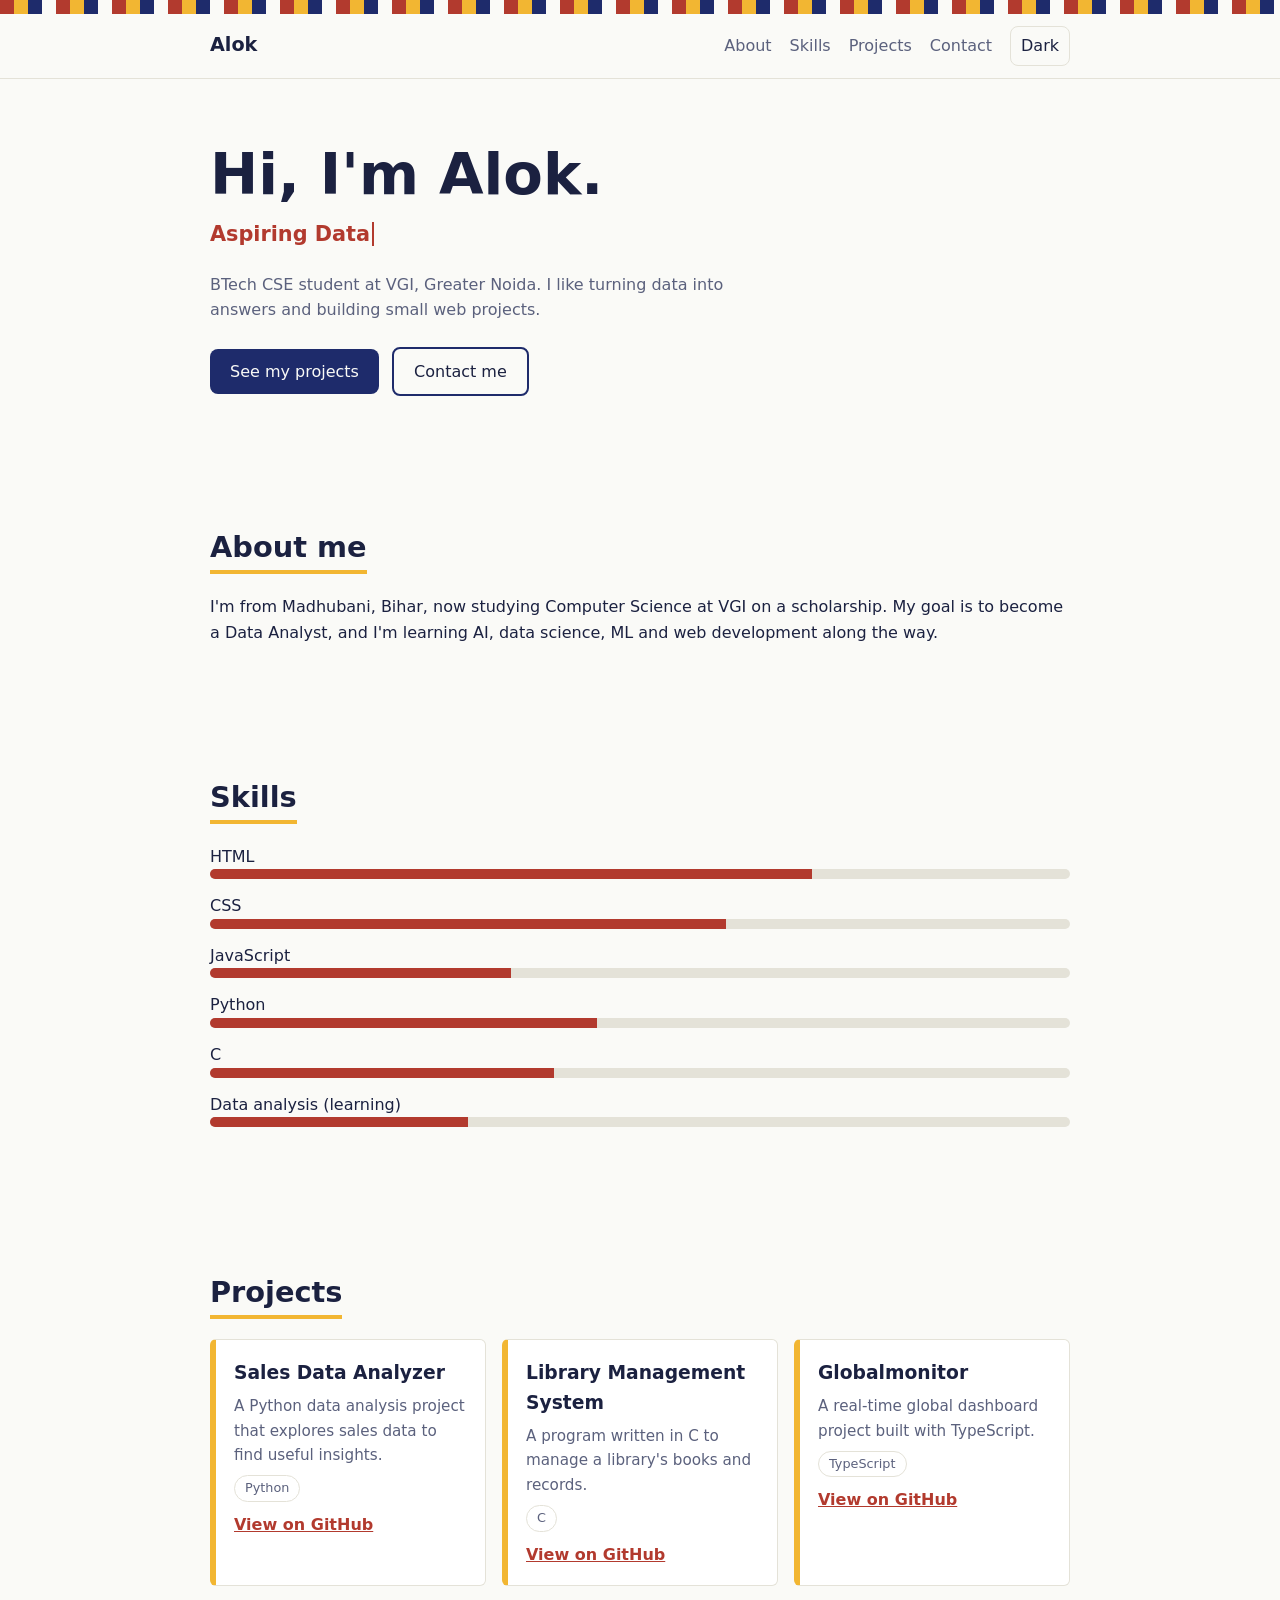
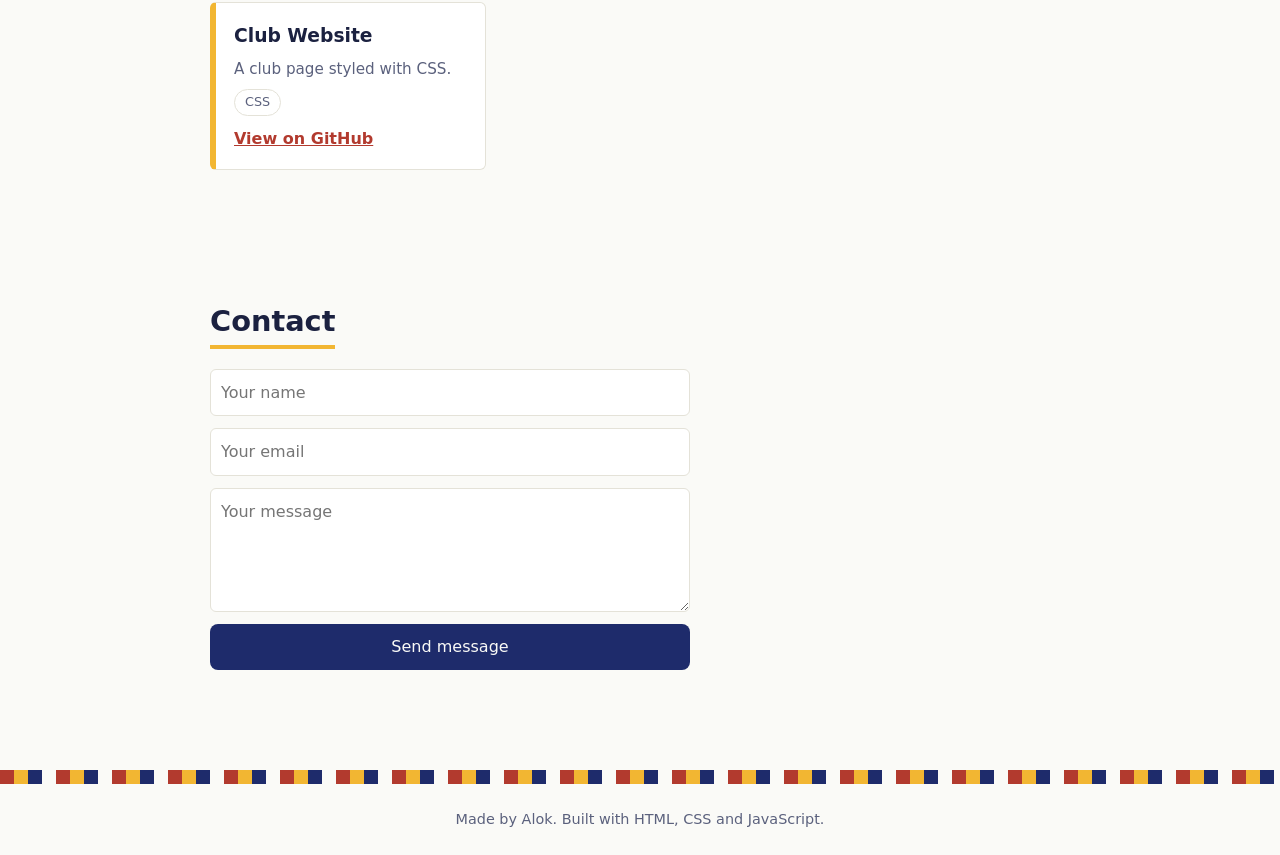
<file: index.html>
<!DOCTYPE html>
<html lang="en">
<head>
<meta charset="UTF-8">
<meta name="viewport" content="width=device-width, initial-scale=1">
<title>Alok | Portfolio</title>
<style>
  :root{
    --bg:#FAFAF7; --text:#1B2140; --muted:#5B617D; --card:#FFFFFF;
    --indigo:#1E2B6B; --gold:#F2B632; --red:#B23A2E; --line:#E4E2D8;
  }
  :root[data-theme="dark"]{
    --bg:#0F1633; --text:#F1F0E8; --muted:#A9AECB; --card:#18204A;
    --indigo:#F2B632; --gold:#F2B632; --red:#E8705F; --line:#2B3568;
  }
  *{box-sizing:border-box;margin:0;padding:0}
  html{scroll-behavior:smooth}
  body{font-family:"Trebuchet MS",system-ui,sans-serif;background:var(--bg);color:var(--text);line-height:1.6;transition:background .3s,color .3s}
  a{color:inherit}
  .wrap{max-width:900px;margin:0 auto;padding:0 20px}

  /* Madhubani-style border strip */
  .strip{height:14px;background:
    repeating-linear-gradient(90deg,var(--red) 0 14px,var(--gold) 14px 28px,var(--indigo) 28px 42px,transparent 42px 56px)}

  header{position:sticky;top:0;background:var(--bg);z-index:10;border-bottom:1px solid var(--line)}
  nav{display:flex;align-items:center;justify-content:space-between;padding:12px 20px;max-width:900px;margin:0 auto}
  .logo{font-weight:bold;font-size:1.2rem;text-decoration:none}
  .links{display:flex;gap:18px;align-items:center;list-style:none}
  .links a{text-decoration:none;color:var(--muted)}
  .links a:hover{color:var(--red)}
  button{font:inherit;cursor:pointer}
  .icon-btn{background:none;border:1px solid var(--line);color:var(--text);border-radius:8px;padding:6px 10px}
  #menuBtn{display:none}
  :focus-visible{outline:3px solid var(--gold);outline-offset:2px}

  section{padding:64px 0}
  h1{font-size:clamp(2.2rem,7vw,3.6rem);line-height:1.1;margin-bottom:12px}
  h2{font-size:1.8rem;margin-bottom:20px;display:inline-block;border-bottom:4px solid var(--gold)}
  .typing{font-size:1.3rem;color:var(--red);min-height:2em;font-weight:bold}
  .cursor{border-right:2px solid var(--red);margin-left:2px;animation:blink 1s steps(1) infinite}
  @keyframes blink{50%{border-color:transparent}}
  .hero p{max-width:55ch;color:var(--muted);margin:12px 0 24px}
  .btn{display:inline-block;background:var(--indigo);color:var(--bg);padding:10px 20px;border-radius:8px;text-decoration:none;border:0;transition:transform .2s}
  .btn:hover{transform:translateY(-3px)}
  .btn.alt{background:none;color:var(--text);border:2px solid var(--indigo);margin-left:8px}

  .grid{display:grid;grid-template-columns:repeat(auto-fit,minmax(230px,1fr));gap:16px}
  .card{background:var(--card);border:1px solid var(--line);border-left:6px solid var(--gold);padding:18px;border-radius:6px;transition:transform .2s}
  .card:hover{transform:translateY(-4px)}
  .card h3{margin-bottom:6px}
  .card p{color:var(--muted);font-size:.95rem}
  .repo{display:inline-block;margin-top:10px;color:var(--red);font-weight:bold}
  .tag{display:inline-block;font-size:.8rem;border:1px solid var(--line);border-radius:20px;padding:2px 10px;margin:8px 6px 0 0;color:var(--muted)}

  .skill{margin-bottom:14px}
  .bar{height:10px;background:var(--line);border-radius:6px;overflow:hidden}
  .bar span{display:block;height:100%;width:0;background:var(--red);transition:width 1s}

  form{display:grid;gap:12px;max-width:480px}
  input,textarea{width:100%;padding:10px;border:1px solid var(--line);border-radius:6px;background:var(--card);color:var(--text);font:inherit}
  #msg{min-height:1.5em;font-weight:bold}
  footer{text-align:center;padding:24px;color:var(--muted);font-size:.9rem}

  @media(max-width:600px){
    #menuBtn{display:inline-block}
    .links{display:none;position:absolute;top:100%;left:0;right:0;flex-direction:column;background:var(--bg);padding:16px 20px;border-bottom:1px solid var(--line)}
    .links.open{display:flex}
  }
  @media(prefers-reduced-motion:reduce){*{animation:none!important;transition:none!important}}
</style>
</head>
<body>

<div class="strip"></div>
<header>
  <nav>
    <a class="logo" href="#home">Alok</a>
    <button class="icon-btn" id="menuBtn" aria-label="Open menu">Menu</button>
    <ul class="links" id="links">
      <li><a href="#about">About</a></li>
      <li><a href="#skills">Skills</a></li>
      <li><a href="#projects">Projects</a></li>
      <li><a href="#contact">Contact</a></li>
      <li><button class="icon-btn" id="themeBtn" aria-label="Switch dark or light mode">Dark</button></li>
    </ul>
  </nav>
</header>

<main class="wrap">
  <section id="home" class="hero">
    <h1>Hi, I'm Alok.</h1>
    <div class="typing"><span id="typed"></span><span class="cursor"></span></div>
    <p>BTech CSE student at VGI, Greater Noida. I like turning data into answers and building small web projects.</p>
    <a class="btn" href="#projects">See my projects</a>
    <a class="btn alt" href="#contact">Contact me</a>
  </section>

  <section id="about">
    <h2>About me</h2>
    <p>I'm from Madhubani, Bihar, now studying Computer Science at VGI on a scholarship. My goal is to become a Data Analyst, and I'm learning AI, data science, ML and web development along the way.</p>
  </section>

  <section id="skills">
    <h2>Skills</h2>
    <!-- Change the numbers to match your real level -->
    <div class="skill"><label>HTML</label><div class="bar"><span data-w="70"></span></div></div>
    <div class="skill"><label>CSS</label><div class="bar"><span data-w="60"></span></div></div>
    <div class="skill"><label>JavaScript</label><div class="bar"><span data-w="35"></span></div></div>
    <div class="skill"><label>Python</label><div class="bar"><span data-w="45"></span></div></div>
    <div class="skill"><label>C</label><div class="bar"><span data-w="40"></span></div></div>
    <div class="skill"><label>Data analysis (learning)</label><div class="bar"><span data-w="30"></span></div></div>
  </section>

  <section id="projects">
    <h2>Projects</h2>
    <div class="grid">
      <div class="card">
        <h3>Sales Data Analyzer</h3>
        <p>A Python data analysis project that explores sales data to find useful insights.</p>
        <span class="tag">Python</span><br>
        <a class="repo" href="https://github.com/alokkcodex/sales-data-analyzer" target="_blank" rel="noopener">View on GitHub</a>
      </div>
      <div class="card">
        <h3>Library Management System</h3>
        <p>A program written in C to manage a library's books and records.</p>
        <span class="tag">C</span><br>
        <a class="repo" href="https://github.com/alokkcodex/Library-Management-System" target="_blank" rel="noopener">View on GitHub</a>
      </div>
      <div class="card">
        <h3>Globalmonitor</h3>
        <p>A real-time global dashboard project built with TypeScript.</p>
        <span class="tag">TypeScript</span><br>
        <a class="repo" href="https://github.com/alokkcodex/Globalmonitor" target="_blank" rel="noopener">View on GitHub</a>
      </div>
      <div class="card">
        <h3>Club Website</h3>
        <p>A club page styled with CSS.</p>
        <span class="tag">CSS</span><br>
        <a class="repo" href="https://github.com/alokkcodex/club" target="_blank" rel="noopener">View on GitHub</a>
      </div>
    </div>
  </section>

  <section id="contact">
    <h2>Contact</h2>
    <form id="form" novalidate>
      <input id="name" placeholder="Your name" aria-label="Your name">
      <input id="email" type="email" placeholder="Your email" aria-label="Your email">
      <textarea id="text" rows="4" placeholder="Your message" aria-label="Your message"></textarea>
      <button class="btn" type="submit">Send message</button>
      <div id="msg" role="status"></div>
    </form>
  </section>
</main>

<div class="strip"></div>
<footer>Made by Alok. Built with HTML, CSS and JavaScript.</footer>

<script>
  // 1. Dark / light mode
  const root = document.documentElement;
  const themeBtn = document.getElementById("themeBtn");
  themeBtn.addEventListener("click", () => {
    const dark = root.dataset.theme === "dark";
    root.dataset.theme = dark ? "light" : "dark";
    themeBtn.textContent = dark ? "Dark" : "Light";
  });

  // 2. Mobile menu
  const links = document.getElementById("links");
  document.getElementById("menuBtn").addEventListener("click", () => links.classList.toggle("open"));
  links.addEventListener("click", e => { if (e.target.tagName === "A") links.classList.remove("open"); });

  // 3. Typing effect (change the words to your own)
  const words = ["Aspiring Data Analyst", "Web Developer in the making", "Always learning"];
  const typed = document.getElementById("typed");
  let w = 0, i = 0, deleting = false;
  function type() {
    const word = words[w];
    typed.textContent = word.slice(0, i);
    if (!deleting && i < word.length) i++;
    else if (!deleting) { deleting = true; setTimeout(type, 1200); return; }
    else if (i > 0) i--;
    else { deleting = false; w = (w + 1) % words.length; }
    setTimeout(type, deleting ? 40 : 90);
  }
  type();

  // 4. Skill bars fill when visible
  const obs = new IntersectionObserver(entries => {
    entries.forEach(en => {
      if (en.isIntersecting) { en.target.style.width = en.target.dataset.w + "%"; obs.unobserve(en.target); }
    });
  });
  document.querySelectorAll(".bar span").forEach(s => obs.observe(s));

  // 5. Contact form check
  document.getElementById("form").addEventListener("submit", e => {
    e.preventDefault();
    const name = document.getElementById("name").value.trim();
    const email = document.getElementById("email").value.trim();
    const text = document.getElementById("text").value.trim();
    const msg = document.getElementById("msg");
    if (!name || !text) { msg.textContent = "Please enter your name and a message."; msg.style.color = "var(--red)"; return; }
    if (!/^\S+@\S+\.\S+$/.test(email)) { msg.textContent = "Please enter a valid email address."; msg.style.color = "var(--red)"; return; }
    msg.textContent = "Thanks, " + name + "! Your message is ready to send.";
    msg.style.color = "var(--text)";
    e.target.reset();
  });
</script>
</body>
</html>
</file>
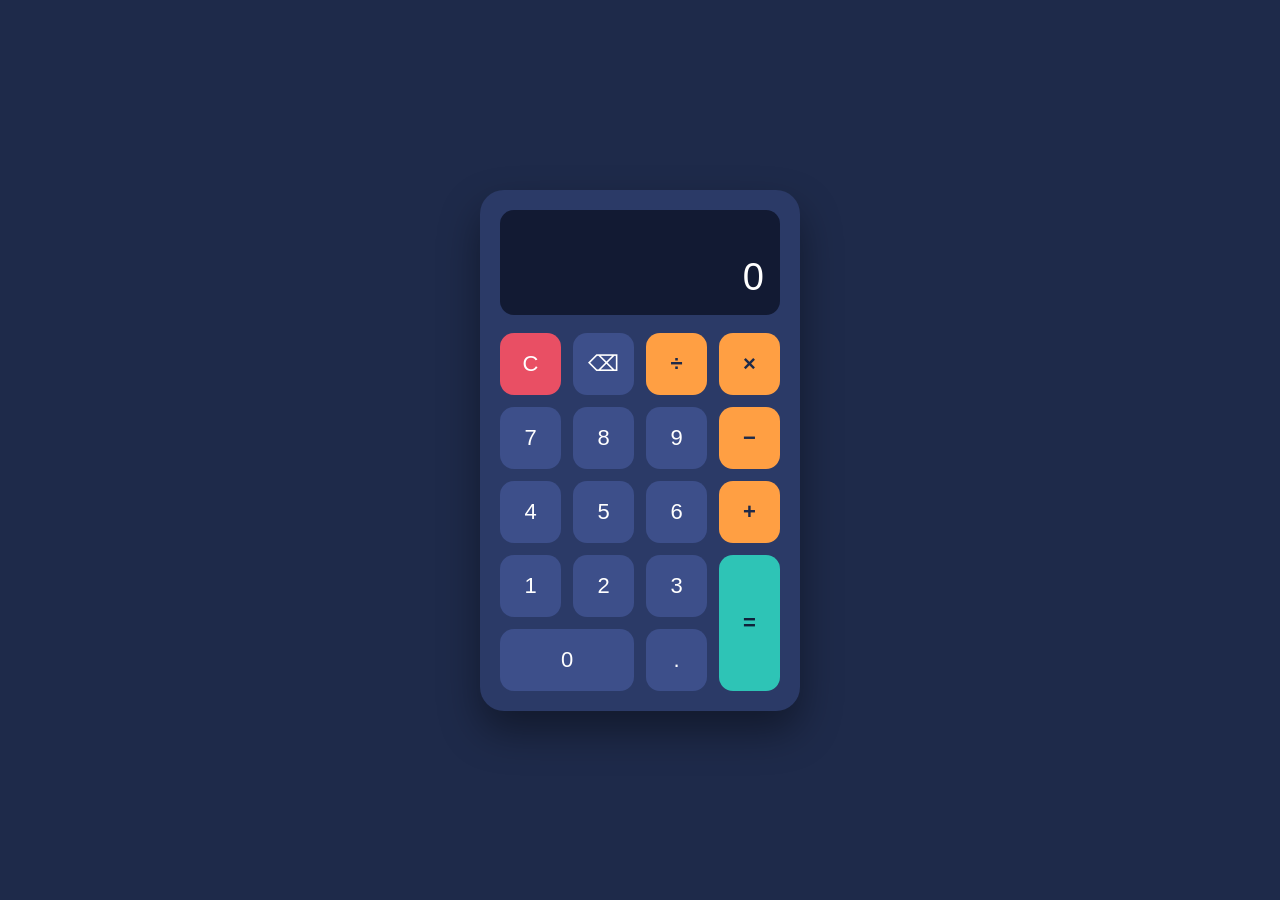
<file: calculator.html>
<!DOCTYPE html>
<html lang="en">
<head>
<meta charset="UTF-8">
<meta name="viewport" content="width=device-width, initial-scale=1">
<title>Simple Calculator</title>
<style>
  /* ---------- CSS: look and feel ---------- */
  * { box-sizing: border-box; margin: 0; padding: 0; }

  body {
    min-height: 100vh;
    display: flex;
    align-items: center;
    justify-content: center;
    background: #1e2a4a;
    font-family: "Trebuchet MS", Arial, sans-serif;
  }

  .calculator {
    width: 320px;
    padding: 20px;
    background: #2b3a67;
    border-radius: 24px;
    box-shadow: 0 20px 40px rgba(0, 0, 0, 0.4);
  }

  .display {
    background: #121a33;
    color: #fff;
    border-radius: 14px;
    padding: 16px;
    margin-bottom: 18px;
    text-align: right;
    min-height: 90px;
    word-wrap: break-word;
    word-break: break-all;
  }
  .history { color: #8f9bc4; font-size: 16px; min-height: 22px; }
  .current { font-size: 38px; margin-top: 8px; }

  .buttons {
    display: grid;
    grid-template-columns: repeat(4, 1fr);
    gap: 12px;
  }

  button {
    height: 62px;
    border: none;
    border-radius: 14px;
    font-size: 22px;
    cursor: pointer;
    background: #3d4f8a;
    color: #fff;
    transition: transform 0.1s, background 0.2s;
  }
  button:hover { background: #4f64ac; }
  button:active { transform: scale(0.94); }
  button:focus-visible { outline: 3px solid #ffd166; }

  .op { background: #ff9f43; color: #1e2a4a; font-weight: bold; }
  .op:hover { background: #ffb36b; }
  .clear { background: #e94f64; }
  .clear:hover { background: #f06b7d; }
  .equals { background: #2ec4b6; color: #10213a; font-weight: bold; }
  .equals:hover { background: #55d6ca; }
  .zero { grid-column: span 2; }
</style>
</head>
<body>

<!-- ---------- HTML: the structure ---------- -->
<div class="calculator">
  <div class="display">
    <div class="history" id="history"></div>
    <div class="current" id="current">0</div>
  </div>

  <div class="buttons">
    <button class="clear" onclick="clearAll()">C</button>
    <button onclick="backspace()">⌫</button>
    <button class="op" onclick="chooseOperator('/')">÷</button>
    <button class="op" onclick="chooseOperator('*')">×</button>

    <button onclick="addNumber('7')">7</button>
    <button onclick="addNumber('8')">8</button>
    <button onclick="addNumber('9')">9</button>
    <button class="op" onclick="chooseOperator('-')">−</button>

    <button onclick="addNumber('4')">4</button>
    <button onclick="addNumber('5')">5</button>
    <button onclick="addNumber('6')">6</button>
    <button class="op" onclick="chooseOperator('+')">+</button>

    <button onclick="addNumber('1')">1</button>
    <button onclick="addNumber('2')">2</button>
    <button onclick="addNumber('3')">3</button>
    <button class="equals" onclick="calculate()" style="grid-row: span 2; height: auto;">=</button>

    <button class="zero" onclick="addNumber('0')">0</button>
    <button onclick="addNumber('.')">.</button>
  </div>
</div>

<!-- ---------- JavaScript: the logic ---------- -->
<script>
  let current = "0";      // number being typed
  let previous = "";      // number typed before the operator
  let operator = null;    // + - * /
  let justCalculated = false;

  const currentEl = document.getElementById("current");
  const historyEl = document.getElementById("history");
  const symbols = { "+": "+", "-": "−", "*": "×", "/": "÷" };

  function updateDisplay() {
    currentEl.textContent = current;
    historyEl.textContent = operator ? previous + " " + symbols[operator] : "";
  }

  function addNumber(num) {
    if (justCalculated) { current = "0"; justCalculated = false; }
    if (num === "." && current.includes(".")) return;   // only one dot
    current = (current === "0" && num !== ".") ? num : current + num;
    updateDisplay();
  }

  function chooseOperator(op) {
    if (operator && !justCalculated && current !== "") calculate(true);
    previous = current;
    operator = op;
    current = "0";
    justCalculated = false;
    updateDisplay();
  }

  function calculate(keepOperator) {
    if (!operator) return;
    const a = parseFloat(previous);
    const b = parseFloat(current);
    let result;

    if (operator === "+") result = a + b;
    if (operator === "-") result = a - b;
    if (operator === "*") result = a * b;
    if (operator === "/") {
      if (b === 0) {                       // can't divide by zero
        clearAll();
        currentEl.textContent = "Can't divide by 0";
        return;
      }
      result = a / b;
    }

    result = Math.round(result * 1e10) / 1e10;   // avoid 0.1+0.2 problem
    current = String(result);
    previous = "";
    operator = null;
    justCalculated = true;
    updateDisplay();
  }

  function clearAll() {
    current = "0";
    previous = "";
    operator = null;
    justCalculated = false;
    updateDisplay();
  }

  function backspace() {
    if (justCalculated) return;
    current = current.length > 1 ? current.slice(0, -1) : "0";
    updateDisplay();
  }

  // Bonus: keyboard support
  document.addEventListener("keydown", (e) => {
    if (e.key >= "0" && e.key <= "9" || e.key === ".") addNumber(e.key);
    else if ("+-*/".includes(e.key)) chooseOperator(e.key);
    else if (e.key === "Enter" || e.key === "=") calculate();
    else if (e.key === "Backspace") backspace();
    else if (e.key === "Escape") clearAll();
  });
</script>
</body>
</html>
</file>
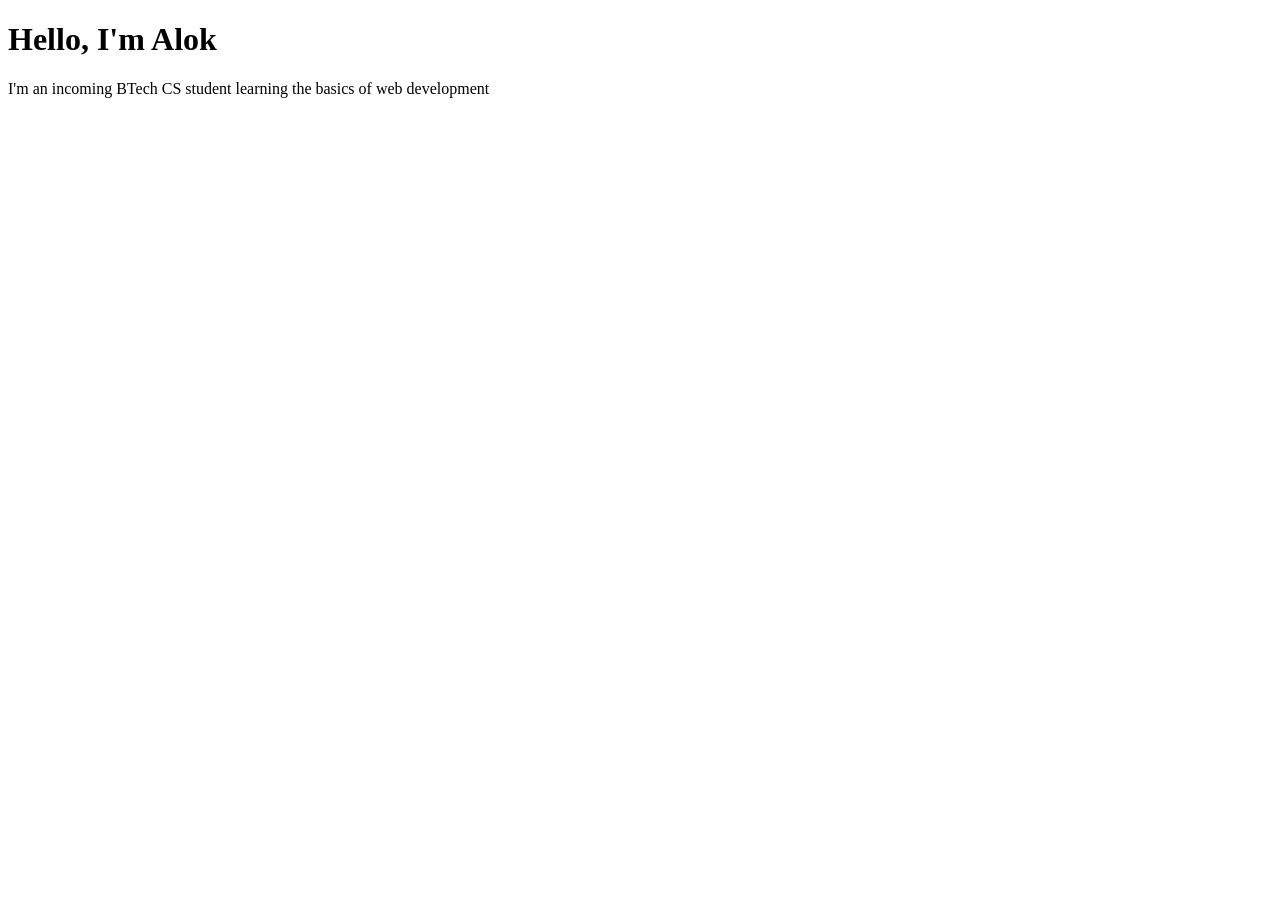
<file: hello.html>
<!DOCTYPE html>
<html lang="en">
<head>
    <meta charset="UTF-8">
    <meta name="viewport" content="width=device-width, initial-scale=1.0">
    <title>My First Webpage</title>
</head>
<body>
    <h1>Hello, I'm Alok</h1>
    <p>I'm an incoming BTech CS student learning the basics of web development</p>
</body>
</html>
</file>
